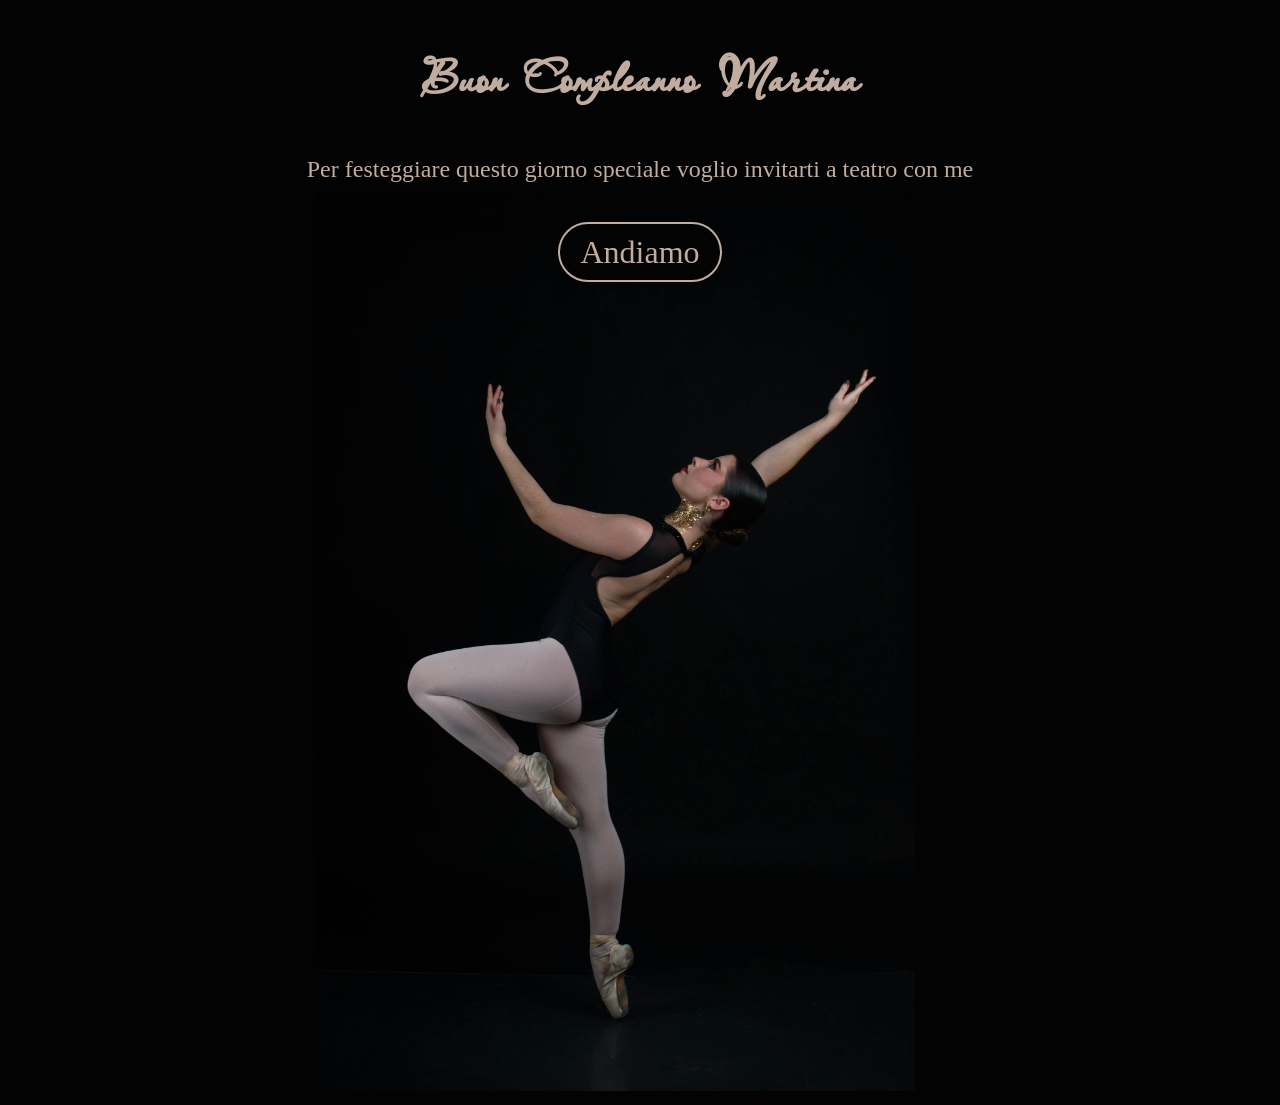
<file: index.html>
<!doctype html>
<html lang="en">
  <head>
    <meta charset="UTF-8" />
    <meta name="viewport" content="width=device-width, initial-scale=1.0" />
    <title>Buon Compleanno</title>

    <link rel="preconnect" href="https://fonts.googleapis.com" />
    <link rel="preconnect" href="https://fonts.gstatic.com" crossorigin />
    <link
      href="https://fonts.googleapis.com/css2?family=Cause:wght@100..900&family=Passions+Conflict&display=swap"
      rel="stylesheet"
    />

    <script src="scripts.js"></script>

    <link rel="stylesheet" href="styles.css" />
  </head>
  <body>
    <!-- Transition overlay -->
    <div class="page-transition"></div>

    <main>
      <h1>Buon Compleanno Martina</h1>
      <p>
        Per festeggiare questo giorno speciale voglio invitarti a teatro con me
      </p>

      <br />
      <a href="ticket.html" class="andiamo-btn nav-link"> Andiamo </a>
    </main>

    <img
      src="./assets/ballerina-solo.jpg"
      alt="Ballerina Solo"
      class="ballerina"
    />
  </body>
</html>
</file>
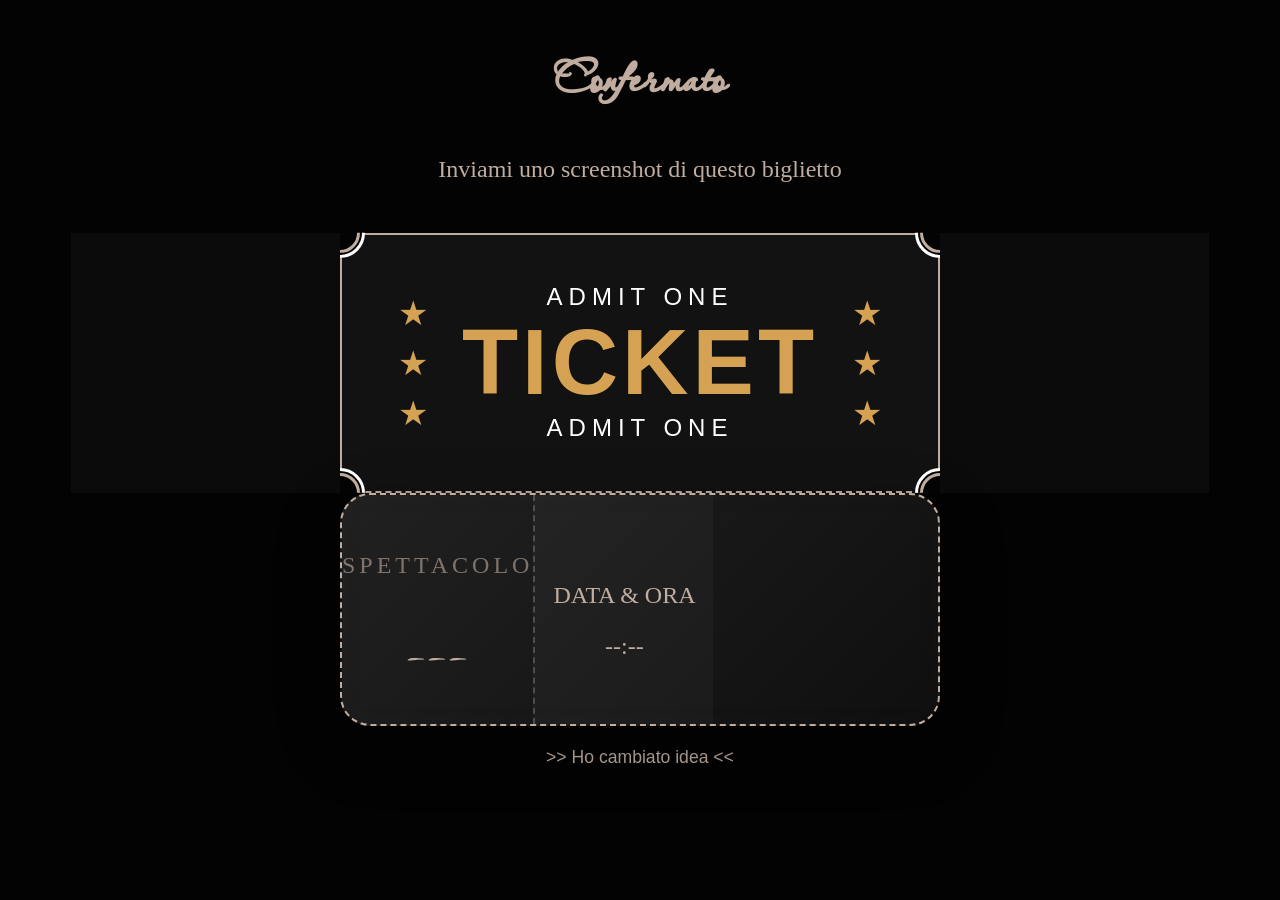
<file: confirmed.html>
<!doctype html>
<html lang="en">
  <head>
    <meta charset="UTF-8" />
    <meta name="viewport" content="width=device-width, initial-scale=1.0" />
    <title>Conferma</title>

    <link rel="preconnect" href="https://fonts.googleapis.com" />
    <link rel="preconnect" href="https://fonts.gstatic.com" crossorigin />
    <link
      href="https://fonts.googleapis.com/css2?family=Cause:wght@100..900&family=Passions+Conflict&display=swap"
      rel="stylesheet"
    />

    <script src="scripts.js"></script>

    <script src="confirmed.js" defer></script>

    <link rel="stylesheet" href="styles.css" />
  </head>
  <body>
    <main>
      <h1>Confermato</h1>

      <p>Inviami uno screenshot di questo biglietto</p>

      <div class="ticket-wrapper">
        <div class="ticket">
          <div class="circle top-left outer-b"></div>
          <div class="circle bottom-left outer"></div>
          <div class="circle top-right outer"></div>
          <div class="circle bottom-right outer"></div>

          <div class="circle top-left inner-b"></div>
          <div class="circle bottom-left inner-b"></div>
          <div class="circle top-right inner-b"></div>
          <div class="circle bottom-right inner-b"></div>

          <div class="inner">
            <div class="stars">
              <div class="star">★</div>
              <div class="star">★</div>
              <div class="star">★</div>
            </div>

            <div class="center">
              <div class="small-text">ADMIT ONE</div>

              <div class="title">TICKET</div>

              <div class="small-text">ADMIT ONE</div>
            </div>

            <div class="stars">
              <div class="star">★</div>
              <div class="star">★</div>
              <div class="star">★</div>
            </div>
          </div>
        </div>
      </div>
      <div class="theatre-ticket">
        <div class="theatre-left">
          <br />
          <p class="ticket-label">SPETTACOLO</p>

          <p id="conf-show">---</p>

          <br />
        </div>

        <div class="ticket-right">
          <div>
            <p>DATA & ORA</p>
            <span id="conf-datetime">--:--</span>
          </div>
        </div>
      </div>
    </main>

    <button id="modifica">>> Ho cambiato idea <<</button>
  </body>
</html>
</file>
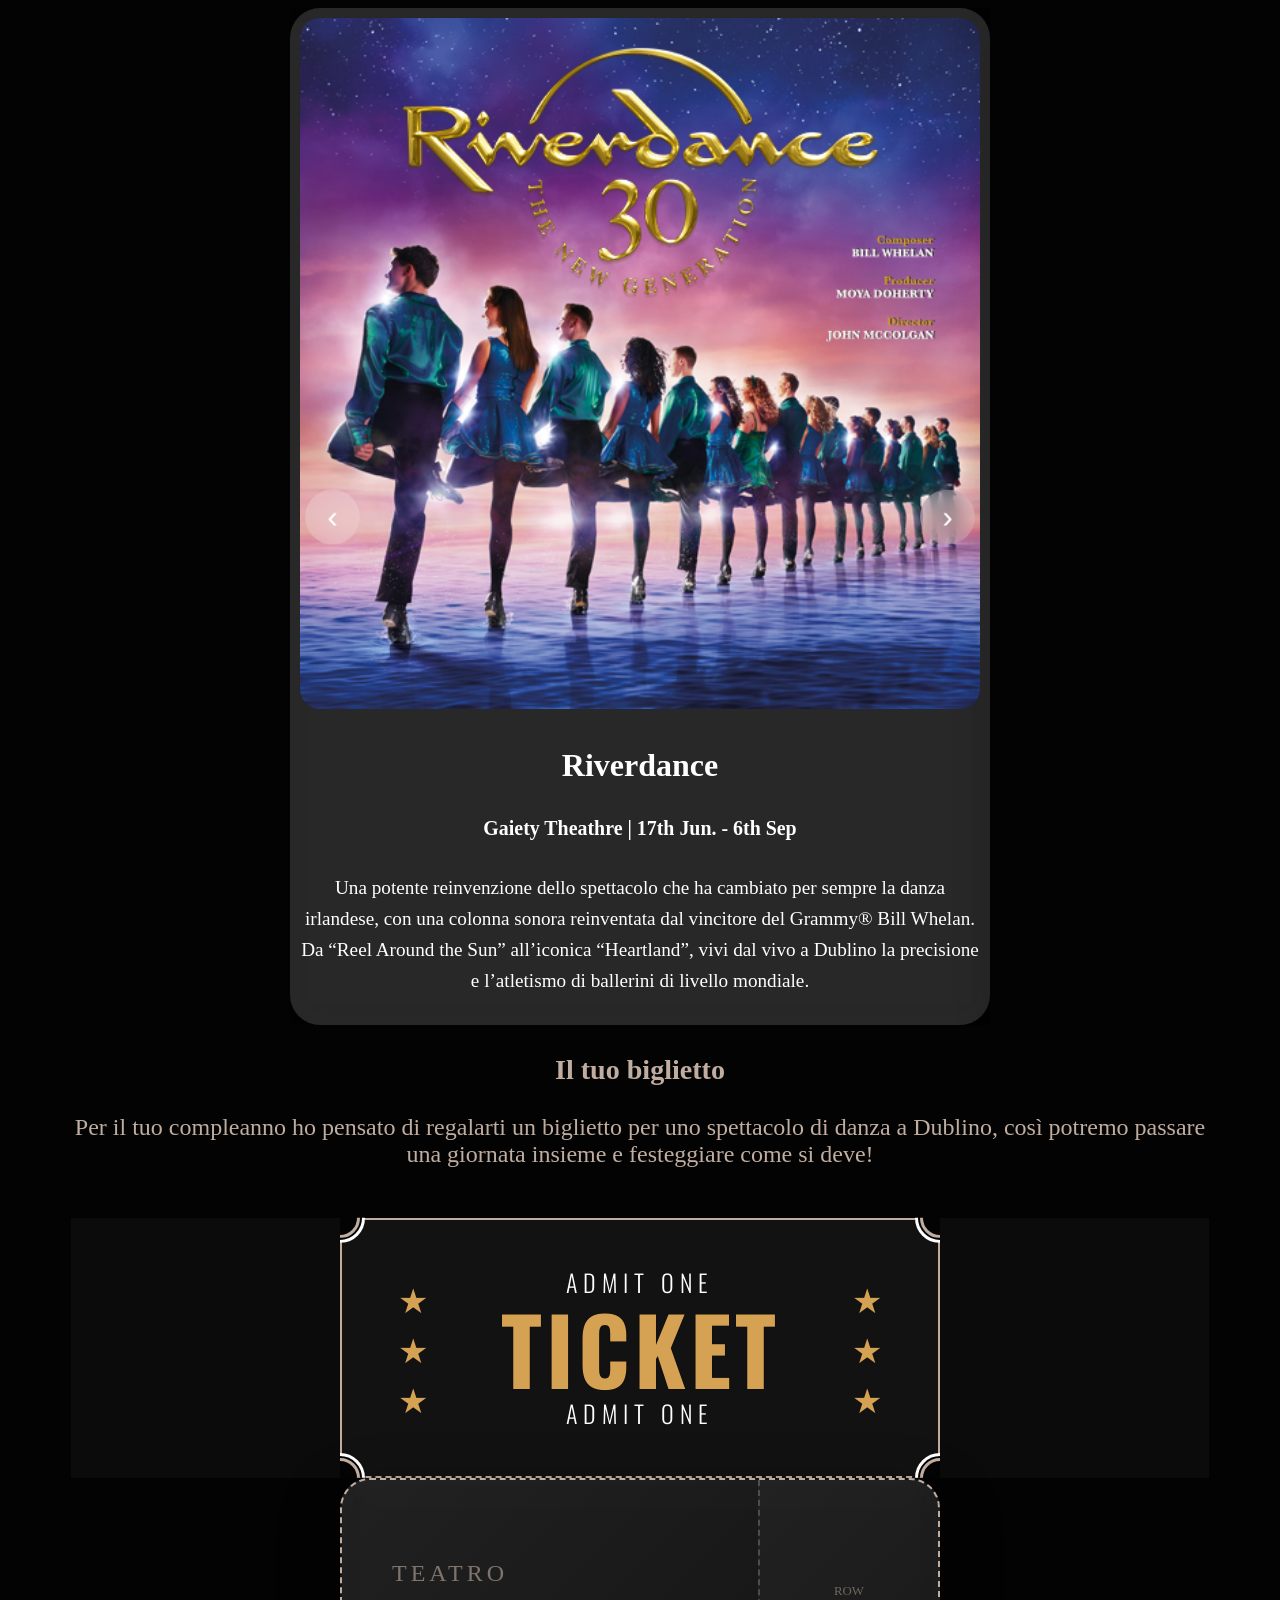
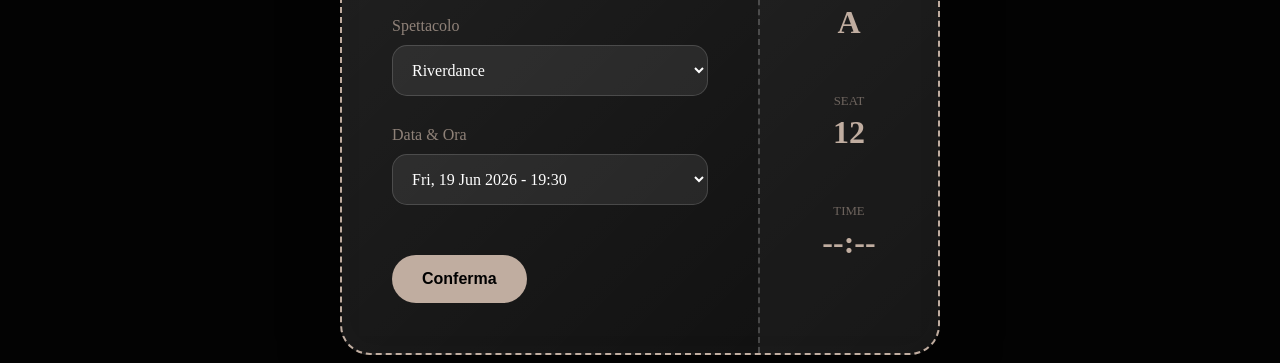
<file: ticket.html>
<!doctype html>
<html lang="en">
  <head>
    <meta charset="UTF-8" />
    <meta name="viewport" content="width=device-width, initial-scale=1.0" />
    <title>Il tuo biglietto</title>

    <link rel="preconnect" href="https://fonts.googleapis.com" />
    <link rel="preconnect" href="https://fonts.gstatic.com" crossorigin />
    <link
      href="https://fonts.googleapis.com/css2?family=Cause:wght@100..900&family=Passions+Conflict&family=Oswald:wght@300;500;700&display=swap"
      rel="stylesheet"
    />

    <script src="scripts.js" defer></script>
    <script src="form.js" defer></script>
    <script src="poster.js" defer></script>

    <link rel="stylesheet" href="styles.css" />
  </head>
  <body>
    <section class="ticket-slider">
      <button class="slider-btn prev">‹</button>

      <div class="slider-track">
        <article class="ticket-card active">
          <img src="./assets/riverdance.jpg" alt="riverdance" />
          <h3>Riverdance</h3>

          <h5>Gaiety Theathre | 17th Jun. - 6th Sep</h5>
          <p>
            Una potente reinvenzione dello spettacolo che ha cambiato per sempre
            la danza irlandese, con una colonna sonora reinventata dal vincitore
            del Grammy® Bill Whelan. Da “Reel Around the Sun” all’iconica
            “Heartland”, vivi dal vivo a Dublino la precisione e l’atletismo di
            ballerini di livello mondiale.
          </p>
        </article>

        <article class="ticket-card">
          <img src="./assets/sleeping-beauty.avif" alt="sleeping beauty" />
          <h3>Sleeping Beauty</h3>
          <h5>The O'Reilly Theatre | 26 Jun 2026</h5>

          <p>
            Quando le luci si abbassano e la musica inizia, accade qualcosa di
            straordinario. Ballet of Lights: Sleeping Beauty trasforma una
            storia senza tempo in uno spettacolo vivo e luminoso, dove ogni
            arabesque, ogni sollevamento, ogni momento mozzafiato è avvolto da
            colore e splendore.
          </p>
        </article>
      </div>

      <button class="slider-btn next">›</button>
    </section>

    <main>
      <h3>Il tuo biglietto</h3>
      <p>
        Per il tuo compleanno ho pensato di regalarti un biglietto per uno
        spettacolo di danza a Dublino, così potremo passare una giornata insieme
        e festeggiare come si deve!
      </p>

      <div class="ticket-wrapper">
        <div class="ticket">
          <div class="circle top-left outer-b"></div>
          <div class="circle bottom-left outer"></div>
          <div class="circle top-right outer"></div>
          <div class="circle bottom-right outer"></div>

          <div class="circle top-left inner-b"></div>
          <div class="circle bottom-left inner-b"></div>
          <div class="circle top-right inner-b"></div>
          <div class="circle bottom-right inner-b"></div>

          <div class="inner">
            <div class="stars">
              <div class="star">★</div>
              <div class="star">★</div>
              <div class="star">★</div>
            </div>

            <div class="center">
              <div class="small-text">ADMIT ONE</div>

              <div class="title">TICKET</div>

              <div class="small-text">ADMIT ONE</div>
            </div>

            <div class="stars">
              <div class="star">★</div>
              <div class="star">★</div>
              <div class="star">★</div>
            </div>
          </div>
        </div>
      </div>

      <section class="ticket-form-wrapper">
        <form class="theatre-ticket" id="ticket-form">
          <div class="ticket-left">
            <p class="ticket-label">Teatro</p>

            <div class="ticket-field">
              <label for="show">Spettacolo</label>

              <select id="show" name="show">
                <option value="riverdance">Riverdance</option>

                <option value="sleeping-beauty">Sleeping Beauty</option>
              </select>
            </div>

            <div class="ticket-field">
              <label for="datetime"> Data & Ora </label>

              <select id="datetime" name="datetime"></select>
            </div>

            <button type="submit" class="ticket-submit">Conferma</button>
          </div>

          <div class="ticket-right">
            <div class="ticket-stub">
              <p>ROW</p>
              <span>A</span>
            </div>

            <div class="ticket-stub">
              <p>SEAT</p>
              <span>12</span>
            </div>

            <div class="ticket-stub">
              <p>TIME</p>
              <span id="ticket-time">--:--</span>
            </div>
          </div>
        </form>
      </section>
    </main>
  </body>
</html>
</file>
<file: styles.css>
:root {
    --background-color: #030303;
    --text-color: #c0ada0;

    --font-cursive: "Passions Conflict", cursive;
    --font-regular: "Cause", cursive;
}

* {
    box-sizing: border-box;

}

body {
    color: var(--text-color);
    font-optical-sizing: auto;
    font-family: var(--font-regular);
    font-weight: 200;
    font-size: 1.5rem;
    background-color: var(--background-color);
    text-align: center;

    animation: pageFadeIn 0.7s ease;
}

h1 {
    font-family: var(--font-cursive);
    font-size: 4rem;
}

h2 {
    font-family: var(--font-cursive);
    font-size: 3.5rem;
}

a {
    text-decoration: none;
    color: var(--text-color);
}

main {
    max-width: 90%;
    margin: 0 auto;
}

.andiamo-btn {
    cursor: pointer;
    background-color: var(--background-color);

    font-weight: 200;
    font-size: 2rem;

    border: 2px solid var(--text-color);
    border-radius: 50px;
    margin-top: 300px;
    padding: 10px 20px;
}

.andiamo-btn:hover {
    box-shadow: 0 0 20px 3px var(--text-color);
}

.andiamo-btn:active {
    box-shadow: 0 0 20px 3px var(--text-color);
    transform: scale(0.95);
}

.andiamo-btn:focus {
    outline: none;
    box-shadow: 0 0 20px 3px var(--text-color);
}

#modifica {
    background-color: transparent;
    border: none;
    color: var(--text-color);
    font-size: 1.1rem;
    margin-top: 20px;
    margin-bottom: 50px;
}

#modifica:hover {
    font-weight: 900;
}

.ballerina {
    width: 100%;
    max-width: 600px;
    margin-top: -80px;
    margin-left: -50px;
    position: relative;
    z-index: -1;
}

.ticket-slider {
    position: relative;
    width: 100%;
    max-width: 700px;
    margin: 0 auto;
    overflow: hidden;
}

.slider-track {
    display: flex;
    transition: transform 0.6s ease;
}

.ticket-card {
    min-width: 100%;
    padding: 10px 10px;
    border-radius: 30px;

    background: rgba(255, 255, 255, 0.15);
    backdrop-filter: blur(20px);

    box-shadow:
        0 10px 40px rgba(0, 0, 0, 0.15);

    text-align: center;

    color: white;
}

.ticket-card h3 {
    font-size: 2rem;
    margin-bottom: 20px;
}

.ticket-card p {
    font-size: 1.2rem;
    line-height: 1.6;
}

.ticket-card img {
    width: 100%;
    border-radius: 20px;
}

.slider-btn {
    position: absolute;
    top: 50%;
    transform: translateY(-50%);

    width: 55px;
    height: 55px;

    border: none;
    border-radius: 50%;

    background: rgba(255, 255, 255, 0.2);
    backdrop-filter: blur(10px);

    color: white;
    font-size: 2rem;

    cursor: pointer;

    z-index: 10;

    transition: 0.3s ease;
}

.slider-btn:hover {
    background: rgba(255, 255, 255, 0.35);
    transform: translateY(-50%) scale(1.1);
}

.prev {
    left: 15px;
}

.next {
    right: 15px;
}

.ticket-form-wrapper {
    display: flex;
    justify-content: center;
    padding-top: 0;
}

.theatre-ticket {
    display: flex;
    width: 100%;
    max-width: 600px;
    margin: 0 auto;

    background:
        linear-gradient(135deg,
            rgba(255, 255, 255, 0.12),
            rgba(255, 255, 255, 0.05));

    border: 2px dashed var(--text-color);

    border-radius: 30px;

    overflow: hidden;

    backdrop-filter: blur(20px);

    box-shadow:
        0 20px 60px rgba(0, 0, 0, 0.4);
}

.ticket-wrapper {
    margin-top: 50px;
    margin-bottom: 0;
    position: relative;
    display: flex;
    align-items: center;
    justify-content: center;
    background:
        rgba(255, 255, 255, 0.03);
    font-family: "Oswald", sans-serif;
}

.ticket-wrapper .title {
    font-family: "Oswald", sans-serif;
}


.ticket {
    position: relative;
    width: 600px;
    height: 260px;
    background:
        rgba(255, 255, 255, 0.03);
    border: 2px solid var(--text-color);
    border-bottom: 2px dashed var(--text-color);
    border-radius: 18px;
    color: #f2d08b;
    overflow: visible;
}

.circle {
    position: absolute;
    width: 40px;
    height: 40px;
    border-radius: 50%;
    background-color: var(--background-color);
    border: 3px solid var(--text-color);

    z-index: 9999;
}

.inner-b {
    background-color: var(--background-color);
    position: absolute;
    top: 5px;
    left: 2px;
    width: 50px;
    height: 50px;
    border-radius: 50%;
    border: 3px solid white;
    z-index: 10;
}

.top-left {
    top: -2px;
    left: -2px;
    translate: -50% -50%;
    clip-path: inset(50% 0 0 50%);
}

.bottom-left {
    top: calc(100% + 2px);
    left: -2px;
    translate: -50% -50%;
    clip-path: inset(0 0 50% 50%);
}

.top-right {
    top: -2px;
    left: calc(100% + 2px);
    translate: -50% -50%;
    clip-path: inset(50% 50% 0 0);
}

.bottom-right {
    top: calc(100% + 2px);
    left: calc(100% + 2px);
    translate: -50% -50%;
    clip-path: inset(0 50% 50% 0);
}

.inner {
    position: absolute;
    inset: 14px;
    display: flex;
    align-items: center;
    justify-content: space-between;
    padding: 0 22px;
}

.stars {
    width: 70px;
    display: flex;
    flex-direction: column;
    gap: 16px;
    align-items: center;
}

.star {
    color: #d5a253;
    font-size: 34px;
    line-height: 1;
}

.center {
    flex: 1;
    text-align: center;
    color: #fff;
}

.small-text {
    font-size: 24px;
    letter-spacing: 6px;
    font-weight: 300;
    line-height: 1;
}

.title {
    font-size: 92px;
    line-height: 0.95;
    margin: 10px 0;
    font-weight: 700;
    color: #d5a253;
    letter-spacing: 4px;
    text-shadow: 0 0 1px #000;
}

@media (max-width: 700px) {
    .ticket {
        width: 92vw;
        height: 42vw;
    }

    .title {
        font-size: 14vw;
    }

    .small-text {
        font-size: 3.5vw;
    }

    .star {
        font-size: 5vw;
    }

    .stars {
        width: 12vw;
    }
}

/* LEFT SIDE */

.ticket-left {
    flex: 1;
    padding: 50px;
    text-align: left;
}

.ticket-label {
    letter-spacing: 4px;
    text-transform: uppercase;
    opacity: 0.6;
    margin: 30px auto;
}

.ticket-field {
    display: flex;
    flex-direction: column;
    margin-bottom: 30px;
}

.ticket-field label {
    margin-bottom: 10px;
    font-size: 1rem;
    opacity: 0.7;
}

.ticket-field select {
    background: rgba(255, 255, 255, 0.08);

    border: 1px solid rgba(255, 255, 255, 0.15);

    border-radius: 15px;

    padding: 15px;

    color: white;

    font-family: var(--font-regular);
    font-size: 1rem;

    outline: none;
}

.ticket-field select option {
    background: #111;
}

.ticket-submit {
    margin-top: 20px;

    padding: 15px 30px;

    border: none;
    border-radius: 50px;

    background: var(--text-color);
    color: black;

    font-size: 1rem;
    font-weight: 600;

    cursor: pointer;

    transition: 0.3s ease;
}

.ticket-submit:hover {
    transform: scale(1.05);

    box-shadow:
        0 0 25px rgba(255, 255, 255, 0.3);
}

.ticket-info p {
    opacity: 0.6;
    letter-spacing: 2px;
    font-family: var(--font-regular);
}

#conf-show {
    text-transform: capitalize;
    font-size: 5rem;
    margin: 0 auto;

    font-family: var(--font-cursive);
    font-weight: 200;
}

.ticket-info span {
    font-size: 1.5rem;
    display: block;
    margin-top: 10px;
    font-family: var(--font-regular);
}

/* RIGHT SIDE */

.ticket-right {
    width: 180px;

    border-left:
        2px dashed rgba(255, 255, 255, 0.2);

    display: flex;
    flex-direction: column;
    justify-content: center;
    align-items: center;

    gap: 40px;

    background:
        rgba(255, 255, 255, 0.03);
}

.ticket-stub {
    text-align: center;
    font-family: var(--font-regular);
}

.ticket-stub p {
    font-size: 0.8rem;
    opacity: 0.5;
    margin-bottom: 5px;
    font-family: var(--font-regular);
}

.ticket-stub span {
    font-size: 2rem;
    font-weight: 700;
    font-family: var(--font-regular);
}

/* MOBILE */

@media (max-width: 768px) {

    .theatre-ticket {
        flex-direction: column;
    }

    .ticket-right {
        width: 100%;
        flex-direction: row;

        padding: 30px;

        border-left: none;
        border-top:
            2px dashed rgba(255, 255, 255, 0.2);
    }

    .ticket-left {
        padding: 35px;
    }
}

/* Transition overlay */
.page-transition {
    position: fixed;
    inset: 0;
    background: var(--background-color);
    opacity: 0;
    pointer-events: none;
    z-index: 9999;
    backdrop-filter: blur(10px);
}

/* Flash effect */
.page-transition.highlight {
    animation: highlightFlash 0.5s forwards;
}

/* Fade effect */
.page-transition.fade-out {
    animation: fadeOut 0.7s forwards;
}

@keyframes highlightFlash {
    0% {
        opacity: 0;
    }

    30% {
        opacity: 0.8;
        background: #444;
    }

    100% {
        opacity: 0;
    }
}

@keyframes fadeOut {
    from {
        opacity: 0;
    }

    to {
        opacity: 1;
    }
}

@keyframes pageFadeIn {
    from {
        opacity: 0;
        transform: translateY(10px);
        filter: blur(4px);
    }

    to {
        opacity: 1;
        transform: translateY(0);
        filter: blur(0);
    }
}
</file>
